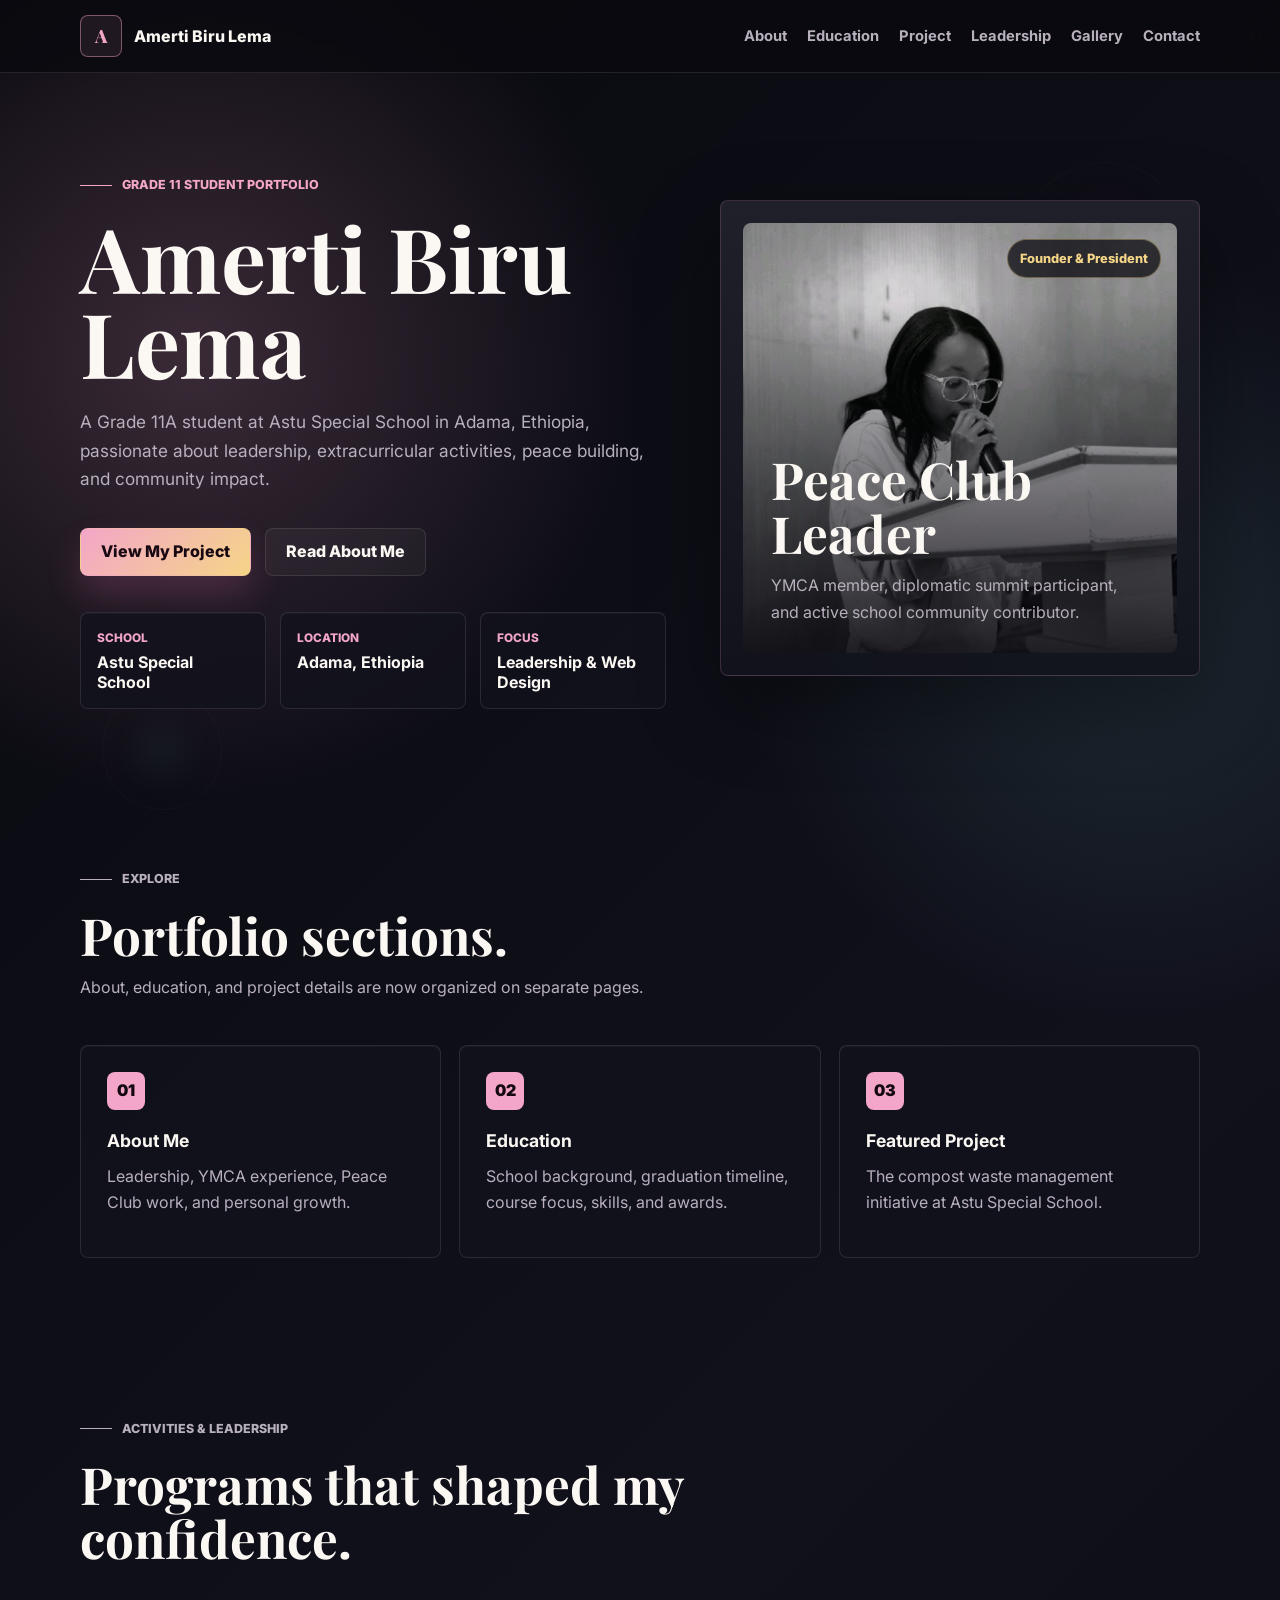
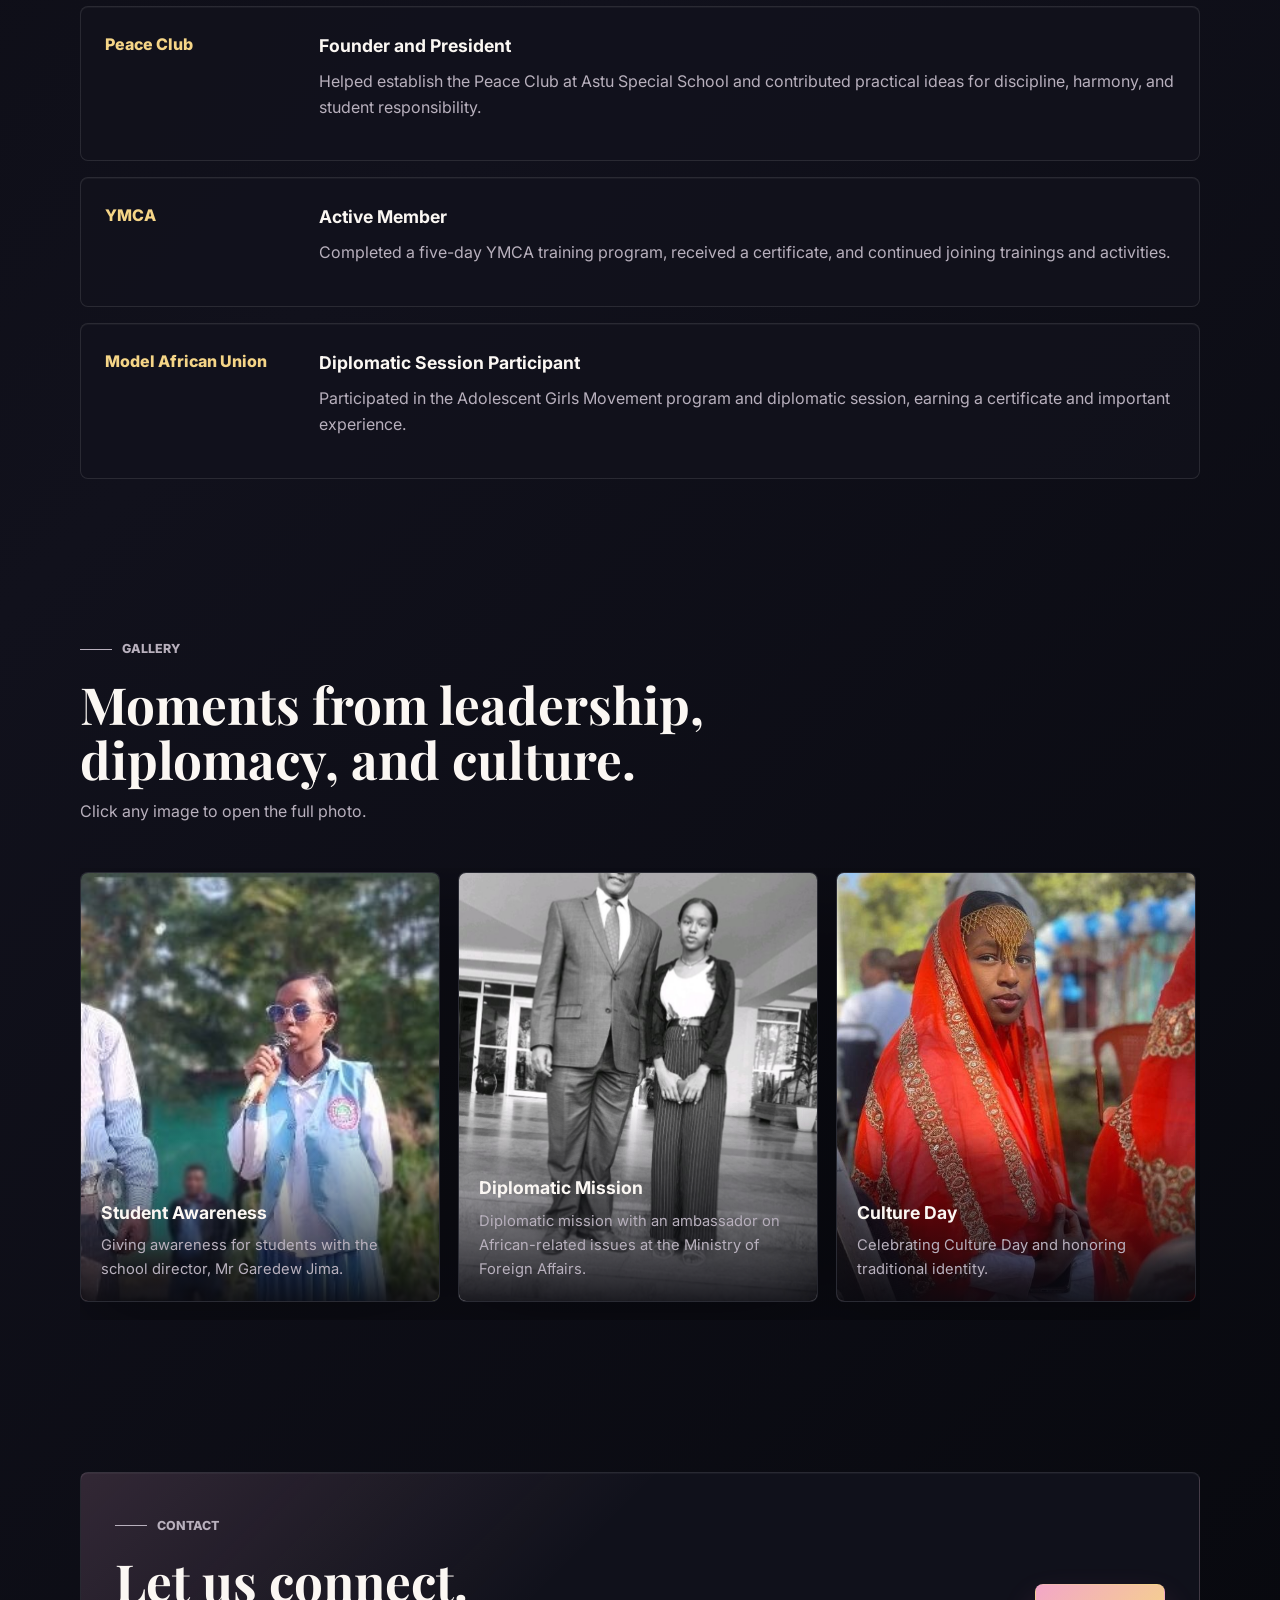
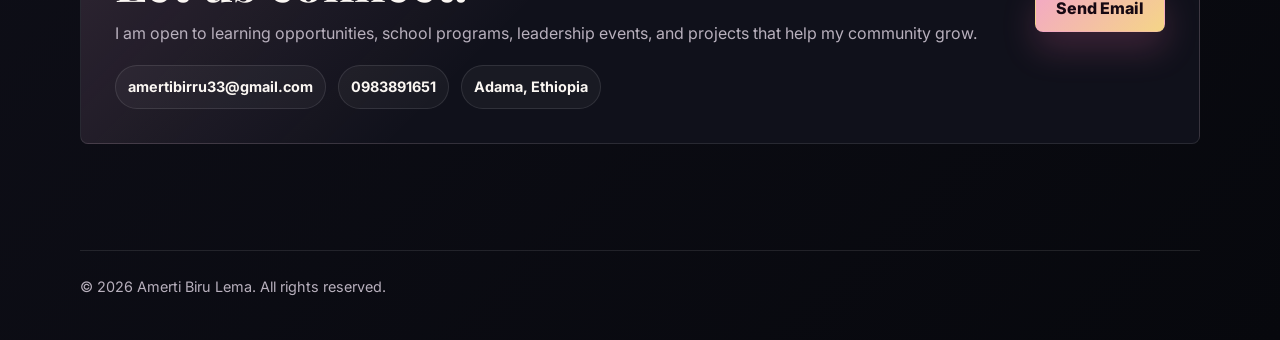
<file: index.html>
<!DOCTYPE html>
<html lang="en">
<head>
  <meta charset="UTF-8">
  <meta name="viewport" content="width=device-width, initial-scale=1.0">
  <title>Amerti Biru Lema | Student Portfolio</title>
  <link rel="preconnect" href="https://fonts.googleapis.com">
  <link rel="preconnect" href="https://fonts.gstatic.com" crossorigin>
  <link href="https://fonts.googleapis.com/css2?family=Inter:wght@400;500;600;700;800&family=Playfair+Display:wght@700;800&display=swap" rel="stylesheet">
  <link rel="stylesheet" href="styles.css">
</head>
<body>
  <div class="sky" aria-hidden="true">
    <span class="star star-one"></span>
    <span class="star star-two"></span>
    <span class="star star-three"></span>
    <span class="orb orb-one"></span>
    <span class="orb orb-two"></span>
  </div>

  <div class="page">
    <header class="nav">
      <div class="nav-inner">
        <a class="brand" href="index.html" aria-label="Amerti Biru Lema home">
          <span class="brand-mark">A</span>
          <span>Amerti Biru Lema</span>
        </a>
        <nav class="nav-links" aria-label="Primary navigation">
          <a href="about.html">About</a>
          <a href="education.html">Education</a>
          <a href="project.html">Project</a>
          <a href="#leadership">Leadership</a>
          <a href="#gallery">Gallery</a>
          <a href="#contact">Contact</a>
        </nav>
      </div>
    </header>

    <main>
      <section class="section hero">
        <div>
          <p class="eyebrow">Grade 11 Student Portfolio</p>
          <h1>Amerti Biru Lema</h1>
          <p class="lead">
            A Grade 11A student at Astu Special School in Adama, Ethiopia, passionate about leadership, extracurricular activities, peace building, and community impact.
          </p>
          <div class="hero-actions">
            <a class="button primary" href="project.html">View My Project</a>
            <a class="button secondary" href="about.html">Read About Me</a>
          </div>
          <div class="quick-info" aria-label="Basic information">
            <div class="info-card">
              <span class="label">School</span>
              <strong>Astu Special School</strong>
            </div>
            <div class="info-card">
              <span class="label">Location</span>
              <strong>Adama, Ethiopia</strong>
            </div>
            <div class="info-card">
              <span class="label">Focus</span>
              <strong>Leadership & Web Design</strong>
            </div>
          </div>
        </div>

        <aside class="profile-card" aria-label="Profile summary">
          <span class="badge">Founder & President</span>
          <div class="portrait">
            <div class="portrait-content">
              <h2>Peace Club Leader</h2>
              <p>YMCA member, diplomatic summit participant, and active school community contributor.</p>
            </div>
          </div>
        </aside>
      </section>

      <section class="section">
        <div class="section-header">
          <div class="section-title">
            <p class="eyebrow">Explore</p>
            <h2>Portfolio sections.</h2>
            <p>About, education, and project details are now organized on separate pages.</p>
          </div>
        </div>
        <div class="grid route-grid">
          <a class="route-card" href="about.html">
            <span>01</span>
            <h3>About Me</h3>
            <p>Leadership, YMCA experience, Peace Club work, and personal growth.</p>
          </a>
          <a class="route-card" href="education.html">
            <span>02</span>
            <h3>Education</h3>
            <p>School background, graduation timeline, course focus, skills, and awards.</p>
          </a>
          <a class="route-card" href="project.html">
            <span>03</span>
            <h3>Featured Project</h3>
            <p>The compost waste management initiative at Astu Special School.</p>
          </a>
        </div>
      </section>

      <section class="section" id="leadership">
        <div class="section-header">
          <div class="section-title">
            <p class="eyebrow">Activities & Leadership</p>
            <h2>Programs that shaped my confidence.</h2>
          </div>
        </div>
        <div class="timeline">
          <article class="timeline-item">
            <div class="timeline-date">Peace Club</div>
            <div>
              <h3>Founder and President</h3>
              <p>Helped establish the Peace Club at Astu Special School and contributed practical ideas for discipline, harmony, and student responsibility.</p>
            </div>
          </article>
          <article class="timeline-item">
            <div class="timeline-date">YMCA</div>
            <div>
              <h3>Active Member</h3>
              <p>Completed a five-day YMCA training program, received a certificate, and continued joining trainings and activities.</p>
            </div>
          </article>
          <article class="timeline-item">
            <div class="timeline-date">Model African Union</div>
            <div>
              <h3>Diplomatic Session Participant</h3>
              <p>Participated in the Adolescent Girls Movement program and diplomatic session, earning a certificate and important experience.</p>
            </div>
          </article>
        </div>
      </section>

      <section class="section" id="gallery">
        <div class="section-header">
          <div class="section-title">
            <p class="eyebrow">Gallery</p>
            <h2>Moments from leadership, diplomacy, and culture.</h2>
            <p>Click any image to open the full photo.</p>
          </div>
        </div>
        <div class="gallery">
          <article class="gallery-card">
            <a href="assets/awareness-with-director.png" target="_blank" rel="noopener">
              <img src="assets/awareness-with-director.png" alt="Amerti giving awareness to students with school director Mr Garedew Jima">
            </a>
            <div class="gallery-caption">
              <h3>Student Awareness</h3>
              <p>Giving awareness for students with the school director, Mr Garedew Jima.</p>
            </div>
          </article>
          <article class="gallery-card">
            <a href="assets/diplomatic-mission.png" target="_blank" rel="noopener">
              <img src="assets/diplomatic-mission.png" alt="Amerti on a diplomatic mission with an ambassador at the Ministry of Foreign Affairs">
            </a>
            <div class="gallery-caption">
              <h3>Diplomatic Mission</h3>
              <p>Diplomatic mission with an ambassador on African-related issues at the Ministry of Foreign Affairs.</p>
            </div>
          </article>
          <article class="gallery-card">
            <a href="assets/culture-day-red.png" target="_blank" rel="noopener">
              <img src="assets/culture-day-red.png" alt="Amerti celebrating Culture Day in traditional clothing">
            </a>
            <div class="gallery-caption">
              <h3>Culture Day</h3>
              <p>Celebrating Culture Day and honoring traditional identity.</p>
            </div>
          </article>
          <article class="gallery-card">
            <a href="assets/culture-day-traditional.png" target="_blank" rel="noopener">
              <img src="assets/culture-day-traditional.png" alt="Amerti celebrating Culture Day in traditional dress outside school">
            </a>
            <div class="gallery-caption">
              <h3>Culture Day Celebration</h3>
              <p>Traditional dress, pride, and school community spirit.</p>
            </div>
          </article>
        </div>
      </section>

      <section class="section" id="contact">
        <div class="contact-panel">
          <div>
            <p class="eyebrow">Contact</p>
            <h2>Let us connect.</h2>
            <p>I am open to learning opportunities, school programs, leadership events, and projects that help my community grow.</p>
            <div class="contact-links" aria-label="Contact details">
              <a class="contact-chip" href="mailto:amertibirru33@gmail.com">amertibirru33@gmail.com</a>
              <a class="contact-chip" href="tel:0983891651">0983891651</a>
              <span class="contact-chip">Adama, Ethiopia</span>
            </div>
          </div>
          <a class="button primary" href="mailto:amertibirru33@gmail.com">Send Email</a>
        </div>
      </section>
    </main>

    <footer>
      <div class="footer-inner">
        <span>© 2026 Amerti Biru Lema. All rights reserved.</span>
      </div>
    </footer>
  </div>
</body>
</html>
</file>
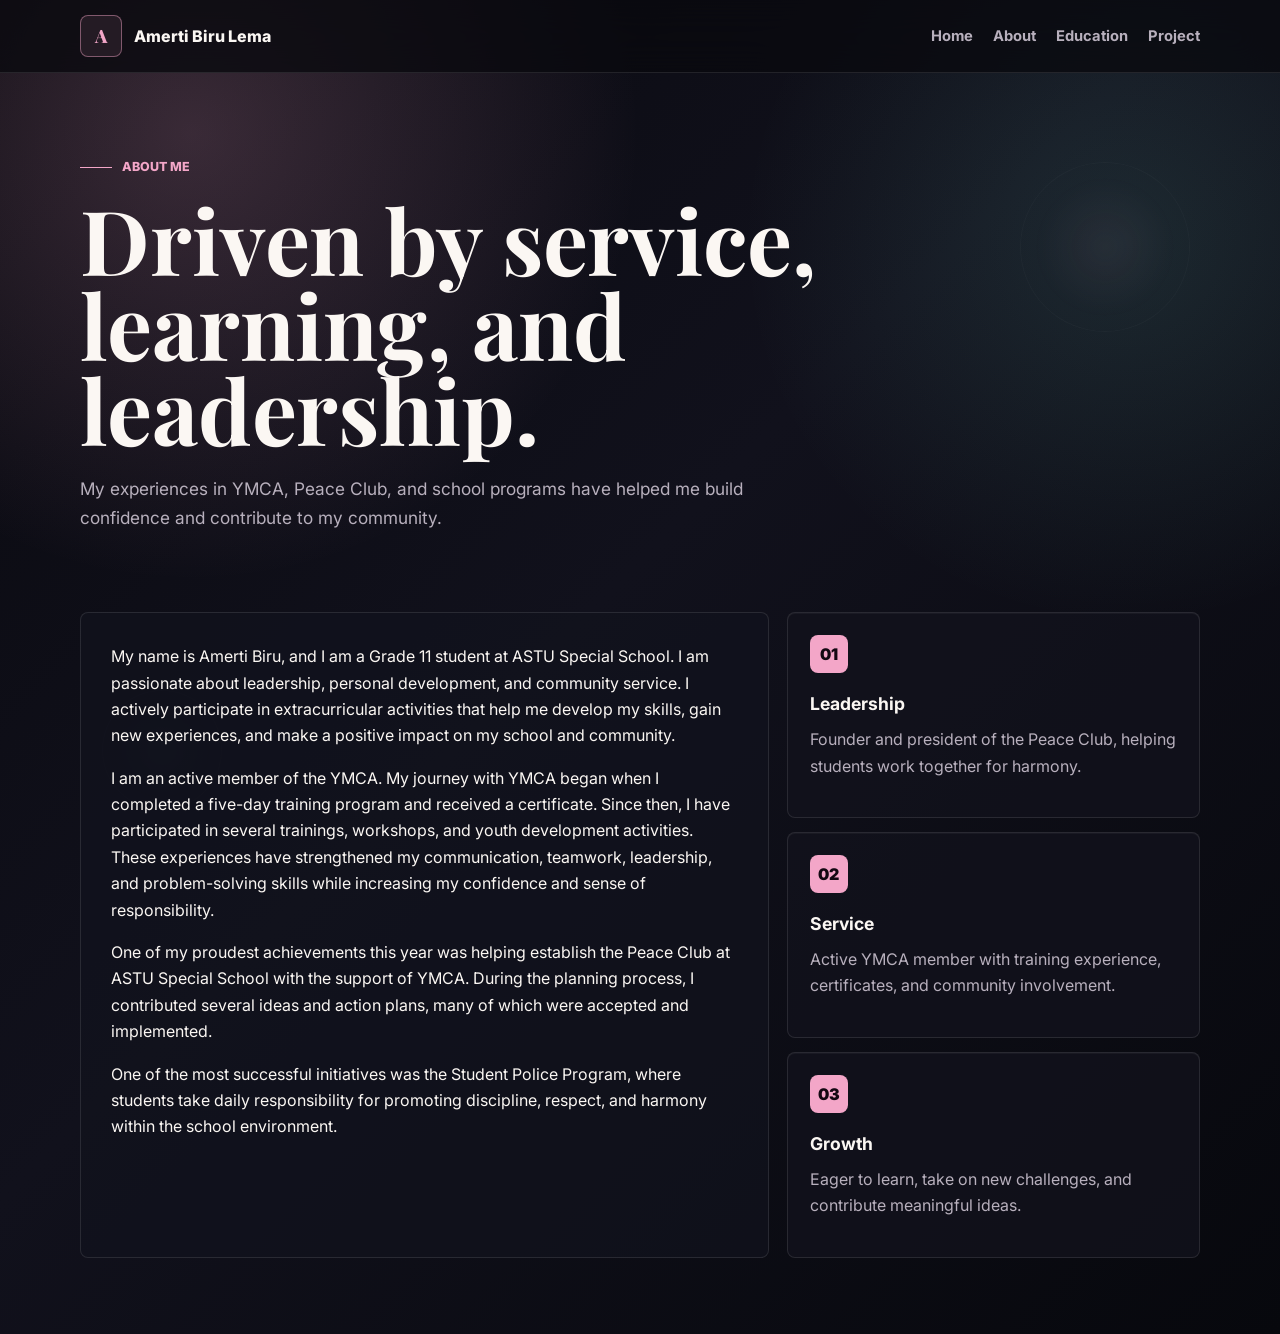
<file: about.html>
<!DOCTYPE html>
<html lang="en">
<head>
  <meta charset="UTF-8">
  <meta name="viewport" content="width=device-width, initial-scale=1.0">
  <title>About | Amerti Biru Lema</title>
  <link rel="preconnect" href="https://fonts.googleapis.com">
  <link rel="preconnect" href="https://fonts.gstatic.com" crossorigin>
  <link href="https://fonts.googleapis.com/css2?family=Inter:wght@400;500;600;700;800&family=Playfair+Display:wght@700;800&display=swap" rel="stylesheet">
  <link rel="stylesheet" href="styles.css">
</head>
<body>
  <div class="sky" aria-hidden="true">
    <span class="star star-one"></span>
    <span class="star star-two"></span>
    <span class="star star-three"></span>
    <span class="orb orb-one"></span>
    <span class="orb orb-two"></span>
  </div>

  <div class="page">
    <header class="nav">
      <div class="nav-inner">
        <a class="brand" href="index.html"><span class="brand-mark">A</span><span>Amerti Biru Lema</span></a>
        <nav class="nav-links" aria-label="Primary navigation">
          <a href="index.html">Home</a>
          <a href="about.html">About</a>
          <a href="education.html">Education</a>
          <a href="project.html">Project</a>
        </nav>
      </div>
    </header>

    <main>
      <section class="section page-hero">
        <p class="eyebrow">About Me</p>
        <h1>Driven by service, learning, and leadership.</h1>
        <p class="lead">My experiences in YMCA, Peace Club, and school programs have helped me build confidence and contribute to my community.</p>
      </section>

      <section class="section compact-section">
        <div class="grid about-grid">
          <article class="story">
            <p>
              My name is Amerti Biru, and I am a Grade 11 student at ASTU Special School. I am passionate about leadership, personal development, and community service. I actively participate in extracurricular activities that help me develop my skills, gain new experiences, and make a positive impact on my school and community.
            </p>
            <p>
              I am an active member of the YMCA. My journey with YMCA began when I completed a five-day training program and received a certificate. Since then, I have participated in several trainings, workshops, and youth development activities. These experiences have strengthened my communication, teamwork, leadership, and problem-solving skills while increasing my confidence and sense of responsibility.
            </p>
            <p>
              One of my proudest achievements this year was helping establish the Peace Club at ASTU Special School with the support of YMCA. During the planning process, I contributed several ideas and action plans, many of which were accepted and implemented.
            </p>
            <p>
              One of the most successful initiatives was the Student Police Program, where students take daily responsibility for promoting discipline, respect, and harmony within the school environment.
            </p>
          </article>
          <div class="feature-list">
            <article class="feature-card">
              <span>01</span>
              <h3>Leadership</h3>
              <p>Founder and president of the Peace Club, helping students work together for harmony.</p>
            </article>
            <article class="feature-card">
              <span>02</span>
              <h3>Service</h3>
              <p>Active YMCA member with training experience, certificates, and community involvement.</p>
            </article>
            <article class="feature-card">
              <span>03</span>
              <h3>Growth</h3>
              <p>Eager to learn, take on new challenges, and contribute meaningful ideas.</p>
            </article>
          </div>
        </div>
      </section>
    </main>
  </div>
</body>
</html>
</file>
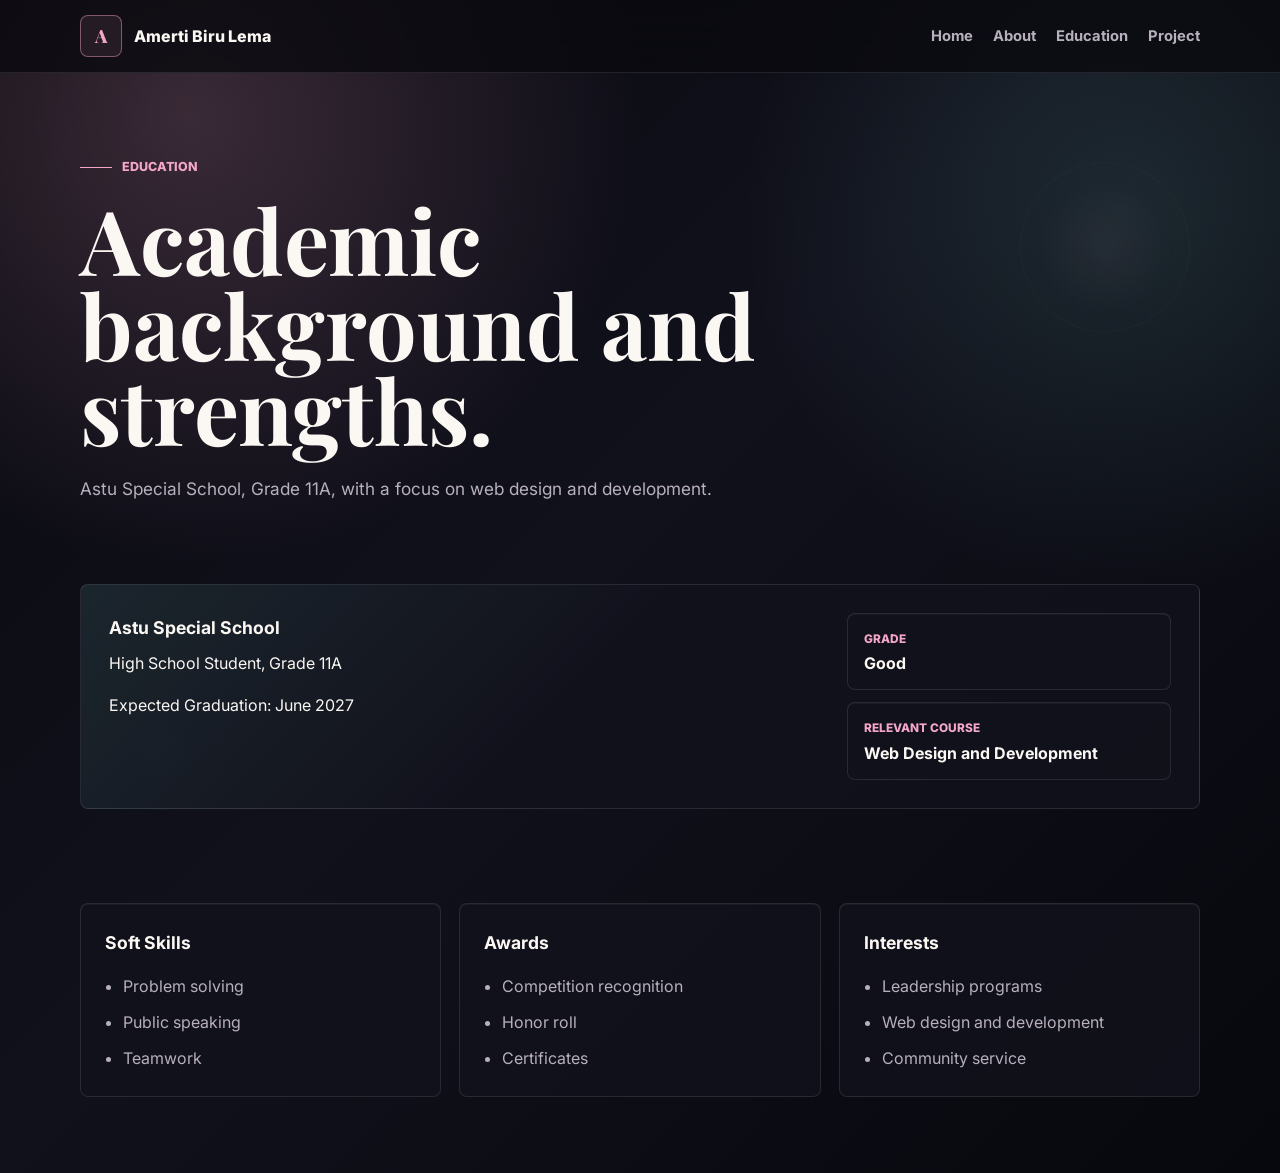
<file: education.html>
<!DOCTYPE html>
<html lang="en">
<head>
  <meta charset="UTF-8">
  <meta name="viewport" content="width=device-width, initial-scale=1.0">
  <title>Education | Amerti Biru Lema</title>
  <link rel="preconnect" href="https://fonts.googleapis.com">
  <link rel="preconnect" href="https://fonts.gstatic.com" crossorigin>
  <link href="https://fonts.googleapis.com/css2?family=Inter:wght@400;500;600;700;800&family=Playfair+Display:wght@700;800&display=swap" rel="stylesheet">
  <link rel="stylesheet" href="styles.css">
</head>
<body>
  <div class="sky" aria-hidden="true">
    <span class="star star-one"></span>
    <span class="star star-two"></span>
    <span class="star star-three"></span>
    <span class="orb orb-one"></span>
    <span class="orb orb-two"></span>
  </div>

  <div class="page">
    <header class="nav">
      <div class="nav-inner">
        <a class="brand" href="index.html"><span class="brand-mark">A</span><span>Amerti Biru Lema</span></a>
        <nav class="nav-links" aria-label="Primary navigation">
          <a href="index.html">Home</a>
          <a href="about.html">About</a>
          <a href="education.html">Education</a>
          <a href="project.html">Project</a>
        </nav>
      </div>
    </header>

    <main>
      <section class="section page-hero">
        <p class="eyebrow">Education</p>
        <h1>Academic background and strengths.</h1>
        <p class="lead">Astu Special School, Grade 11A, with a focus on web design and development.</p>
      </section>

      <section class="section compact-section">
        <article class="education-card">
          <div>
            <h3>Astu Special School</h3>
            <p>High School Student, Grade 11A</p>
            <p>Expected Graduation: June 2027</p>
          </div>
          <div class="education-meta">
            <div class="info-card">
              <span class="label">Grade</span>
              <strong>Good</strong>
            </div>
            <div class="info-card">
              <span class="label">Relevant Course</span>
              <strong>Web Design and Development</strong>
            </div>
          </div>
        </article>
      </section>

      <section class="section compact-section">
        <div class="grid lists">
          <article class="list-card">
            <h3>Soft Skills</h3>
            <ul>
              <li>Problem solving</li>
              <li>Public speaking</li>
              <li>Teamwork</li>
            </ul>
          </article>
          <article class="list-card">
            <h3>Awards</h3>
            <ul>
              <li>Competition recognition</li>
              <li>Honor roll</li>
              <li>Certificates</li>
            </ul>
          </article>
          <article class="list-card">
            <h3>Interests</h3>
            <ul>
              <li>Leadership programs</li>
              <li>Web design and development</li>
              <li>Community service</li>
            </ul>
          </article>
        </div>
      </section>
    </main>
  </div>
</body>
</html>
</file>
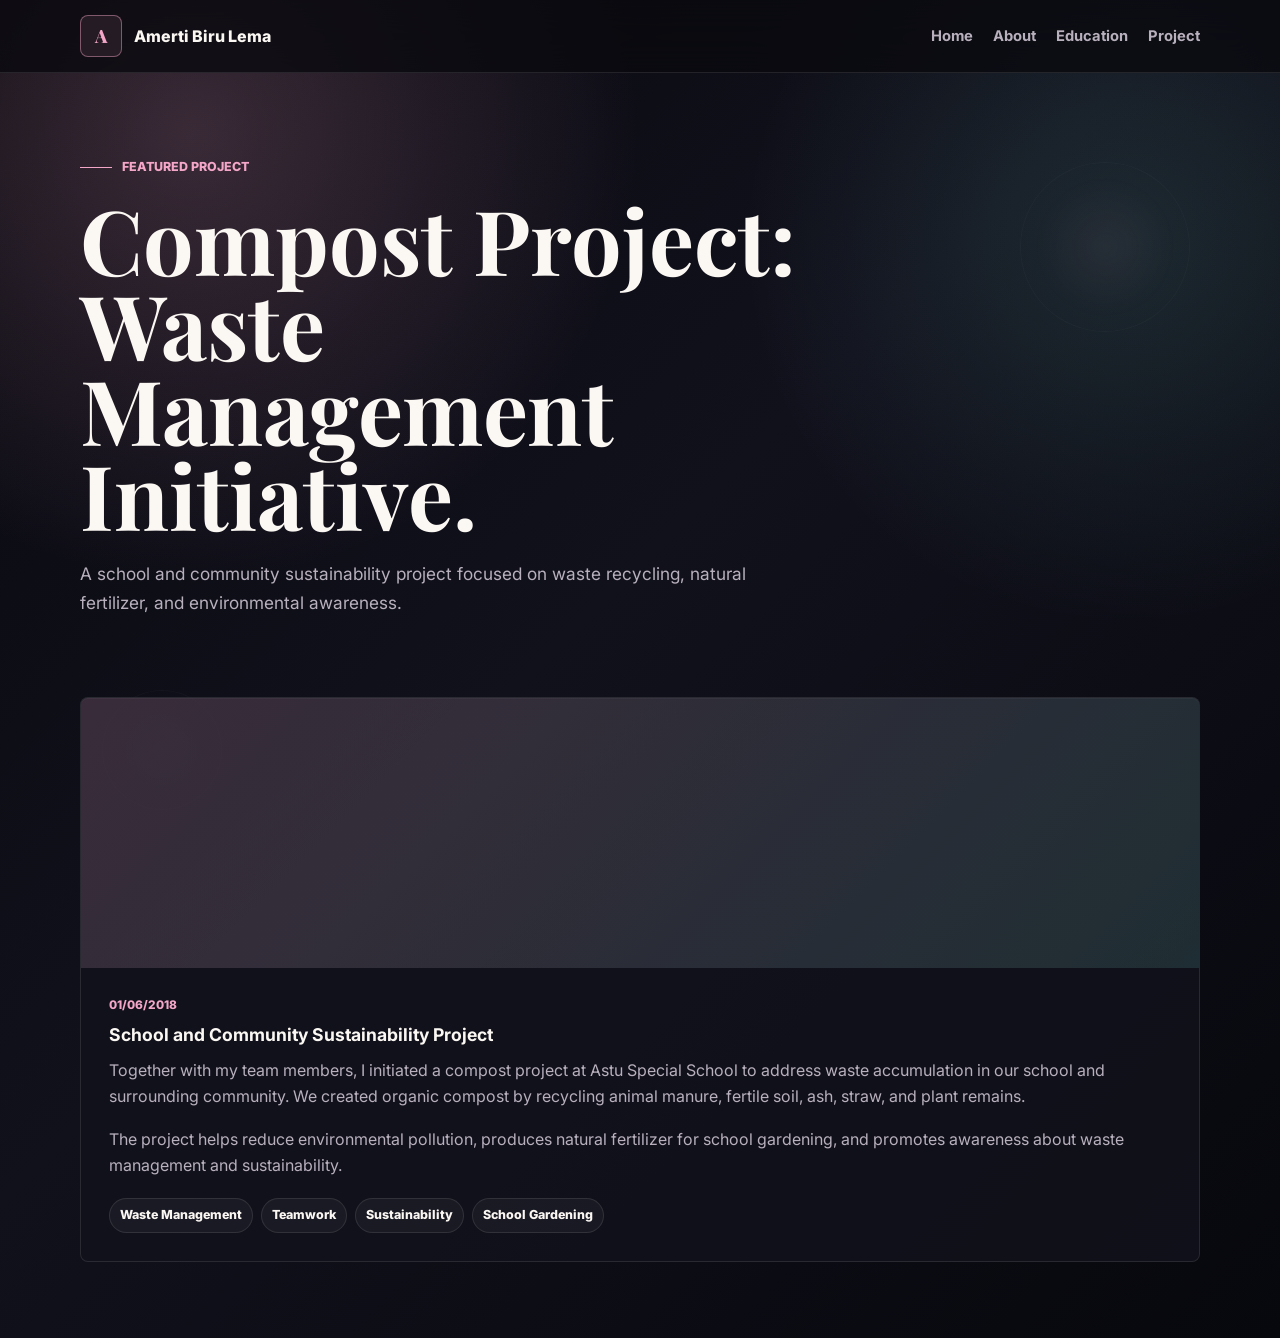
<file: project.html>
<!DOCTYPE html>
<html lang="en">
<head>
  <meta charset="UTF-8">
  <meta name="viewport" content="width=device-width, initial-scale=1.0">
  <title>Project | Amerti Biru Lema</title>
  <link rel="preconnect" href="https://fonts.googleapis.com">
  <link rel="preconnect" href="https://fonts.gstatic.com" crossorigin>
  <link href="https://fonts.googleapis.com/css2?family=Inter:wght@400;500;600;700;800&family=Playfair+Display:wght@700;800&display=swap" rel="stylesheet">
  <link rel="stylesheet" href="styles.css">
</head>
<body>
  <div class="sky" aria-hidden="true">
    <span class="star star-one"></span>
    <span class="star star-two"></span>
    <span class="star star-three"></span>
    <span class="orb orb-one"></span>
    <span class="orb orb-two"></span>
  </div>

  <div class="page">
    <header class="nav">
      <div class="nav-inner">
        <a class="brand" href="index.html"><span class="brand-mark">A</span><span>Amerti Biru Lema</span></a>
        <nav class="nav-links" aria-label="Primary navigation">
          <a href="index.html">Home</a>
          <a href="about.html">About</a>
          <a href="education.html">Education</a>
          <a href="project.html">Project</a>
        </nav>
      </div>
    </header>

    <main>
      <section class="section page-hero">
        <p class="eyebrow">Featured Project</p>
        <h1>Compost Project: Waste Management Initiative.</h1>
        <p class="lead">A school and community sustainability project focused on waste recycling, natural fertilizer, and environmental awareness.</p>
      </section>

      <section class="section compact-section">
        <article class="project-card">
          <div class="project-image" aria-hidden="true"></div>
          <div class="project-body">
            <span class="label">01/06/2018</span>
            <h3>School and Community Sustainability Project</h3>
            <p>
              Together with my team members, I initiated a compost project at Astu Special School to address waste accumulation in our school and surrounding community. We created organic compost by recycling animal manure, fertile soil, ash, straw, and plant remains.
            </p>
            <p>
              The project helps reduce environmental pollution, produces natural fertilizer for school gardening, and promotes awareness about waste management and sustainability.
            </p>
            <div class="tags">
              <span class="tag">Waste Management</span>
              <span class="tag">Teamwork</span>
              <span class="tag">Sustainability</span>
              <span class="tag">School Gardening</span>
            </div>
          </div>
        </article>
      </section>
    </main>
  </div>
</body>
</html>
</file>
<file: styles.css>
:root {
  --bg: #09090f;
  --surface: #12131d;
  --surface-soft: #181926;
  --text: #fbf7f3;
  --muted: #b8b0bd;
  --line: rgba(255, 255, 255, 0.1);
  --rose: #f3a6c8;
  --rose-strong: #ec6fa7;
  --mint: #7be0d2;
  --gold: #f5d587;
  --shadow: 0 28px 80px rgba(0, 0, 0, 0.38);
}

* {
  box-sizing: border-box;
}

html {
  scroll-behavior: smooth;
}

body {
  margin: 0;
  color: var(--text);
  font-family: "Inter", Arial, sans-serif;
  line-height: 1.65;
  background:
    radial-gradient(circle at 15% 10%, rgba(243, 166, 200, 0.2), transparent 28rem),
    radial-gradient(circle at 88% 18%, rgba(123, 224, 210, 0.12), transparent 24rem),
    linear-gradient(135deg, #09090f 0%, #11111c 46%, #07080d 100%);
}

a {
  color: inherit;
  text-decoration: none;
}

img {
  max-width: 100%;
}

.page {
  position: relative;
  min-height: 100vh;
  overflow: hidden;
}

.sky {
  position: fixed;
  inset: 0;
  z-index: -1;
  pointer-events: none;
  overflow: hidden;
}

.star {
  position: absolute;
  width: 130px;
  height: 2px;
  border-radius: 999px;
  background: linear-gradient(90deg, transparent, rgba(255, 255, 255, 0.9), transparent);
  opacity: 0;
  transform: rotate(-22deg);
  animation: shooting-star 7s linear infinite;
}

.star-one {
  top: 13%;
  left: -16%;
}

.star-two {
  top: 48%;
  left: -22%;
  animation-delay: 2.4s;
}

.star-three {
  top: 74%;
  left: -18%;
  animation-delay: 4.8s;
}

.orb {
  position: absolute;
  width: 170px;
  height: 170px;
  border: 1px solid rgba(255, 255, 255, 0.08);
  border-radius: 50%;
  filter: blur(0.2px);
  opacity: 0.35;
  animation: float-object 9s ease-in-out infinite;
}

.orb-one {
  top: 18%;
  right: 7%;
  background: radial-gradient(circle, rgba(243, 166, 200, 0.14), transparent 62%);
}

.orb-two {
  bottom: 10%;
  left: 8%;
  width: 120px;
  height: 120px;
  background: radial-gradient(circle, rgba(123, 224, 210, 0.12), transparent 62%);
  animation-delay: 2s;
}

@keyframes shooting-star {
  0% {
    opacity: 0;
    transform: translate3d(0, 0, 0) rotate(-22deg);
  }
  10% {
    opacity: 0.85;
  }
  45% {
    opacity: 0;
    transform: translate3d(130vw, 34vh, 0) rotate(-22deg);
  }
  100% {
    opacity: 0;
    transform: translate3d(130vw, 34vh, 0) rotate(-22deg);
  }
}

@keyframes float-object {
  0%,
  100% {
    transform: translateY(0);
  }
  50% {
    transform: translateY(-18px);
  }
}

.nav {
  position: sticky;
  top: 0;
  z-index: 20;
  border-bottom: 1px solid var(--line);
  background: rgba(9, 9, 15, 0.78);
  backdrop-filter: blur(18px);
}

.nav-inner,
.section,
.footer-inner {
  width: min(1120px, calc(100% - 40px));
  margin: 0 auto;
}

.nav-inner {
  display: flex;
  align-items: center;
  justify-content: space-between;
  min-height: 72px;
  gap: 24px;
}

.brand {
  display: flex;
  align-items: center;
  gap: 12px;
  font-weight: 800;
}

.brand-mark {
  display: grid;
  width: 42px;
  height: 42px;
  place-items: center;
  border: 1px solid rgba(243, 166, 200, 0.45);
  border-radius: 8px;
  color: var(--rose);
  background: rgba(243, 166, 200, 0.09);
  font-family: "Playfair Display", Georgia, serif;
  font-size: 1.15rem;
}

.nav-links {
  display: flex;
  align-items: center;
  gap: 20px;
  color: var(--muted);
  font-size: 0.92rem;
  font-weight: 700;
}

.nav-links a:hover {
  color: var(--text);
}

.section {
  padding: 76px 0;
}

.compact-section {
  padding-top: 18px;
}

.hero {
  display: grid;
  grid-template-columns: minmax(0, 1.1fr) minmax(320px, 0.9fr);
  align-items: center;
  gap: 54px;
  padding-top: 94px;
}

.page-hero {
  padding-bottom: 28px;
}

.eyebrow {
  display: inline-flex;
  align-items: center;
  gap: 10px;
  margin: 0 0 18px;
  color: var(--rose);
  font-size: 0.78rem;
  font-weight: 800;
  text-transform: uppercase;
}

.eyebrow::before {
  content: "";
  width: 32px;
  height: 1px;
  background: currentColor;
}

h1,
h2,
h3,
p {
  margin-top: 0;
}

h1,
h2 {
  font-family: "Playfair Display", Georgia, serif;
  letter-spacing: 0;
}

h1 {
  max-width: 760px;
  margin-bottom: 24px;
  font-size: clamp(2.8rem, 7vw, 6.4rem);
  line-height: 0.95;
}

h2 {
  margin-bottom: 12px;
  font-size: clamp(2rem, 4vw, 3.4rem);
  line-height: 1.06;
}

h3 {
  margin-bottom: 8px;
  font-size: 1.1rem;
}

.lead {
  max-width: 690px;
  margin-bottom: 34px;
  color: var(--muted);
  font-size: 1.08rem;
}

.hero-actions {
  display: flex;
  flex-wrap: wrap;
  gap: 14px;
  margin-bottom: 36px;
}

.button {
  display: inline-flex;
  align-items: center;
  justify-content: center;
  min-height: 48px;
  padding: 0 20px;
  border: 1px solid transparent;
  border-radius: 8px;
  font-weight: 800;
}

.button.primary {
  color: #170812;
  background: linear-gradient(135deg, var(--rose), var(--gold));
  box-shadow: 0 18px 34px rgba(236, 111, 167, 0.2);
}

.button.secondary {
  color: var(--text);
  border-color: var(--line);
  background: rgba(255, 255, 255, 0.04);
}

.quick-info,
.route-grid {
  display: grid;
  grid-template-columns: repeat(3, minmax(0, 1fr));
  gap: 14px;
}

.info-card,
.feature-card,
.project-card,
.timeline-item,
.list-card,
.contact-panel,
.route-card {
  border: 1px solid var(--line);
  border-radius: 8px;
  background: rgba(18, 19, 29, 0.78);
  box-shadow: 0 1px 0 rgba(255, 255, 255, 0.04) inset;
}

.route-card {
  padding: 26px;
  transition: border-color 0.2s ease, transform 0.2s ease, background 0.2s ease;
}

.route-card:hover {
  border-color: rgba(243, 166, 200, 0.45);
  background: rgba(28, 26, 39, 0.9);
  transform: translateY(-4px);
}

.route-card span,
.feature-card span {
  display: inline-grid;
  width: 38px;
  height: 38px;
  margin-bottom: 16px;
  place-items: center;
  border-radius: 8px;
  color: #130812;
  background: var(--rose);
  font-weight: 900;
}

.info-card {
  padding: 16px;
}

.label {
  display: block;
  margin-bottom: 4px;
  color: var(--rose);
  font-size: 0.74rem;
  font-weight: 800;
  text-transform: uppercase;
}

.info-card strong {
  display: block;
  color: var(--text);
  line-height: 1.25;
}

.profile-card {
  position: relative;
  padding: 22px;
  border: 1px solid rgba(243, 166, 200, 0.18);
  border-radius: 8px;
  background: linear-gradient(180deg, rgba(255, 255, 255, 0.06), transparent), rgba(18, 19, 29, 0.9);
  box-shadow: var(--shadow);
}

.portrait {
  display: grid;
  min-height: 430px;
  place-items: end start;
  overflow: hidden;
  border-radius: 8px;
  background:
    linear-gradient(180deg, rgba(9, 9, 15, 0.08) 18%, rgba(9, 9, 15, 0.9) 100%),
    url("assets/amerti-speaking.png") center/cover;
}

.portrait-content {
  padding: 28px;
}

.portrait-content p {
  margin-bottom: 0;
  color: var(--muted);
}

.badge {
  position: absolute;
  top: 38px;
  right: 38px;
  padding: 8px 12px;
  border: 1px solid rgba(245, 213, 135, 0.35);
  border-radius: 999px;
  color: var(--gold);
  background: rgba(9, 9, 15, 0.74);
  font-size: 0.8rem;
  font-weight: 800;
}

.section-header {
  display: flex;
  justify-content: space-between;
  align-items: end;
  gap: 24px;
  margin-bottom: 28px;
}

.section-title {
  max-width: 720px;
}

.section-title p,
.project-card p,
.feature-card p,
.timeline-item p,
.list-card li,
.contact-panel p,
.route-card p {
  color: var(--muted);
}

.grid {
  display: grid;
  gap: 18px;
}

.about-grid {
  grid-template-columns: 1.25fr 0.75fr;
  align-items: stretch;
}

.story {
  padding: 30px;
  border: 1px solid var(--line);
  border-radius: 8px;
  background: rgba(18, 19, 29, 0.76);
}

.story p:last-child {
  margin-bottom: 0;
}

.feature-list {
  display: grid;
  gap: 14px;
}

.feature-card {
  padding: 22px;
}

.education-card {
  display: grid;
  grid-template-columns: minmax(0, 1fr) minmax(240px, 0.45fr);
  gap: 18px;
  padding: 28px;
  border: 1px solid var(--line);
  border-radius: 8px;
  background: linear-gradient(135deg, rgba(123, 224, 210, 0.1), transparent 45%), rgba(18, 19, 29, 0.78);
}

.education-meta {
  display: grid;
  gap: 12px;
}

.project-card {
  overflow: hidden;
}

.project-image {
  min-height: 270px;
  background:
    linear-gradient(135deg, rgba(243, 166, 200, 0.18), rgba(123, 224, 210, 0.14)),
    url("https://images.unsplash.com/photo-1618477461853-cf6ed80faba5?auto=format&fit=crop&w=1100&q=80") center/cover;
}

.project-body {
  padding: 28px;
}

.tags {
  display: flex;
  flex-wrap: wrap;
  gap: 8px;
  margin-top: 20px;
}

.tag {
  padding: 6px 10px;
  border: 1px solid var(--line);
  border-radius: 999px;
  color: var(--text);
  background: rgba(255, 255, 255, 0.04);
  font-size: 0.78rem;
  font-weight: 800;
}

.timeline {
  display: grid;
  gap: 16px;
}

.timeline-item {
  display: grid;
  grid-template-columns: 190px minmax(0, 1fr);
  gap: 24px;
  padding: 24px;
}

.timeline-date {
  color: var(--gold);
  font-weight: 800;
}

.gallery {
  display: flex;
  gap: 18px;
  overflow-x: auto;
  overflow-y: hidden;
  padding: 4px 4px 18px;
  scroll-snap-type: x mandatory;
  scrollbar-color: var(--rose) rgba(255, 255, 255, 0.08);
  scrollbar-width: thin;
}

.gallery-card {
  position: relative;
  flex: 0 0 360px;
  height: 430px;
  overflow: hidden;
  border: 1px solid var(--line);
  border-radius: 8px;
  background: var(--surface);
  box-shadow: var(--shadow);
  scroll-snap-align: start;
}

.gallery-card a,
.gallery-card img {
  width: 100%;
  height: 100%;
  display: block;
}

.gallery-card img {
  object-fit: cover;
  transition: transform 0.35s ease;
}

.gallery-card:hover img {
  transform: scale(1.04);
}

.gallery::-webkit-scrollbar {
  height: 10px;
}

.gallery::-webkit-scrollbar-track {
  border-radius: 999px;
  background: rgba(255, 255, 255, 0.08);
}

.gallery::-webkit-scrollbar-thumb {
  border-radius: 999px;
  background: linear-gradient(90deg, var(--rose), var(--gold));
}

.gallery-caption {
  position: absolute;
  left: 0;
  right: 0;
  bottom: 0;
  pointer-events: none;
  padding: 70px 20px 20px;
  background: linear-gradient(180deg, transparent, rgba(9, 9, 15, 0.92));
}

.gallery-caption h3 {
  margin-bottom: 6px;
}

.gallery-caption p {
  margin-bottom: 0;
  color: var(--muted);
  font-size: 0.92rem;
}

.lists {
  grid-template-columns: repeat(3, minmax(0, 1fr));
}

.list-card {
  padding: 24px;
}

.list-card ul {
  display: grid;
  gap: 10px;
  margin: 16px 0 0;
  padding-left: 18px;
}

.contact-panel {
  display: grid;
  grid-template-columns: minmax(0, 1fr) auto;
  align-items: center;
  gap: 28px;
  padding: 34px;
  background: linear-gradient(135deg, rgba(243, 166, 200, 0.15), transparent 42%), rgba(18, 19, 29, 0.92);
}

.contact-links {
  display: flex;
  flex-wrap: wrap;
  gap: 12px;
  margin-top: 18px;
}

.contact-chip {
  padding: 9px 12px;
  border: 1px solid var(--line);
  border-radius: 999px;
  color: var(--text);
  background: rgba(255, 255, 255, 0.04);
  font-size: 0.9rem;
  font-weight: 700;
}

footer {
  padding: 30px 0 42px;
  color: var(--muted);
  font-size: 0.9rem;
}

.footer-inner {
  display: flex;
  justify-content: space-between;
  gap: 18px;
  border-top: 1px solid var(--line);
  padding-top: 24px;
}

@media (max-width: 920px) {
  .hero,
  .about-grid,
  .education-card,
  .contact-panel {
    grid-template-columns: 1fr;
  }

  .quick-info,
  .route-grid,
  .lists {
    grid-template-columns: repeat(2, minmax(0, 1fr));
  }

  .nav-links {
    display: none;
  }
}

@media (max-width: 640px) {
  .nav-inner,
  .section,
  .footer-inner {
    width: min(100% - 28px, 1120px);
  }

  .section {
    padding: 58px 0;
  }

  .hero {
    padding-top: 64px;
  }

  .quick-info,
  .route-grid,
  .lists,
  .timeline-item {
    grid-template-columns: 1fr;
  }

  .gallery-card {
    flex-basis: 82vw;
    height: 380px;
  }

  .section-header,
  .footer-inner {
    align-items: start;
    flex-direction: column;
  }

  .portrait {
    min-height: 360px;
  }

  .contact-panel {
    padding: 26px;
  }
}

@media (prefers-reduced-motion: reduce) {
  *,
  *::before,
  *::after {
    scroll-behavior: auto !important;
    animation-duration: 0.001ms !important;
    animation-iteration-count: 1 !important;
    transition-duration: 0.001ms !important;
  }
}
</file>
